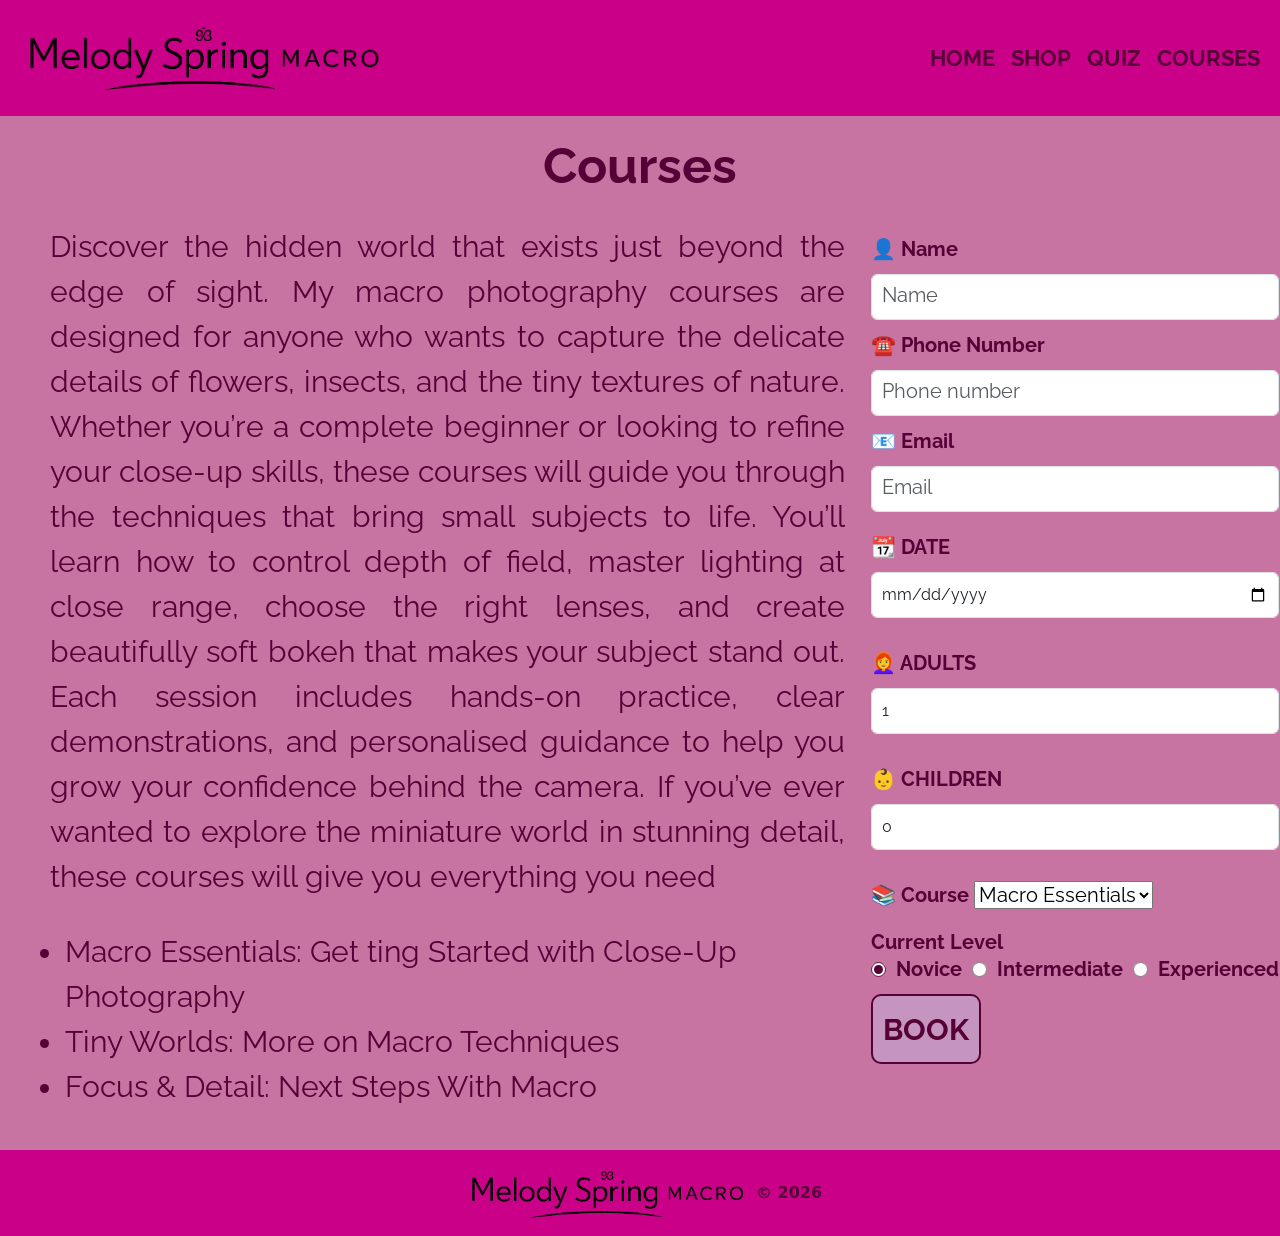
<file: contact.html>
<!DOCTYPE html>
<html lang="en">

<head>
    <meta charset="UTF-8">
    <meta name="viewport" content="width=device-width, initial-scale=1.0">
    <link rel="preconnect" href="https://fonts.googleapis.com">
    <link rel="preconnect" href="https://fonts.gstatic.com" crossorigin>
    <link
        href="https://fonts.googleapis.com/css2?family=Figtree:ital,wght@0,300..900;1,300..900&family=Open+Sans:ital,wght@0,300..800;1,300..800&family=Raleway:ital,wght@0,100..900;1,100..900&family=Roboto:ital,wght@0,100..900;1,100..900&display=swap"
        rel="stylesheet">
    <link rel="shortcut icon" href="assets/images/favicon-16x16.png">
    <link href="https://cdn.jsdelivr.net/npm/bootstrap@5.3.0-alpha1/dist/css/bootstrap.min.css" rel="stylesheet">
    <link rel="stylesheet" href="assets/css/index.css">
    <title>BOOKING</title>
</head>

<body>
    <header>
        <nav class="navbar navbar-expand-md">
            <div class="container-fluid d-flex align-items-center">

                <a class="navbar-brand" href="#">
                    <img id="logoImage" src="assets/images/Logo.png" height="70" alt="My logo">
                </a>

                <button class="navbar-toggler" type="button" data-bs-toggle="collapse" data-bs-target="#myTarget">
                    <span class="navbar-toggler-icon"></span>
                </button>


                <div class="collapse navbar-collapse" id="myTarget">

                    <ul class="navbar-nav ms-auto">
                        <li class="nav-item">
                            <a class="nav-link" href="index.html">HOME</a>
                        </li>

                        <li class="nav-item">
                            <a class="nav-link" href="shop.html">SHOP</a>
                        </li>

                        <li class="nav-item">
                            <a class="nav-link" href="quiz.html">QUIZ</a>
                        </li>

                        <li class="nav-item">
                            <a class="nav-link" href="contact.html">COURSES</a>
                        </li>

                    </ul>
                </div>
        </nav>
    </header>
    <main id="form">
        <h1>Courses</h1>


        <section class="contactContainer">
            <div class="row">

                <div class="col-12  col-lg-8">


                    <div class="contactText">


                        <p>
                            Discover the hidden world that exists just beyond the edge of sight. My macro
                            photography
                            courses
                            are designed for anyone who wants to capture the delicate details of flowers, insects,
                            and the
                            tiny
                            textures of nature. Whether you’re a complete beginner or looking to refine your
                            close‑up
                            skills,
                            these courses will guide you through the techniques that bring small subjects to life.

                            You’ll learn how to control depth of field, master lighting at close range, choose the
                            right
                            lenses,
                            and create beautifully soft bokeh that makes your subject stand out. Each session
                            includes
                            hands‑on
                            practice, clear demonstrations, and personalised guidance to help you grow your
                            confidence
                            behind
                            the camera.

                            If you’ve ever wanted to explore the miniature world in stunning detail, these courses
                            will give
                            you
                            everything you need

                        </p>

                        <ul>
                            <li>Macro Essentials: Get
                                ting Started with Close‑Up Photography</li>

                            <li>Tiny Worlds: More on Macro Techniques</li>

                            <li>Focus & Detail: Next Steps With Macro</li>
                        </ul>

                    </div>
                </div>
                <div class="col-12 col-lg-4 d-flex justify-content-center">
                    <div class="booking-form-box">

                        <div class="booking-form">
                            <label for="name">Name</label>
                            <input id="name" type="text" class="form-control" placeholder="Name">
                            <label for="number">Phone Number</label>
                            <input id="number" type="tel" class="form-control" placeholder="Phone number">
                            <label for="email">Email</label>
                            <input id="email" type="email" class="form-control" placeholder="Email">

                            <div class=" input-grp">
                                <label for="date">DATE</label>
                                <input type="date" class="form-control select-date" placeholder="Select Date">
                            </div>

                            <div class="input-grp">
                                <label for="adult">ADULTS</label>
                                <input id="adult" type="number" class="form-control select-date" value="1">
                            </div>

                            <div class="input-grp">
                                <label for="child">CHILDREN</label>
                                <input id="child" type="number" class="form-control select-date" value="0">
                            </div>

                            <div class="input-grp">
                                <label for="course">Course</label>
                                <select id="course" class="custom-select">
                                    <option value="1"> Macro Essentials</option>
                                    <option value="2"> Tiny Worlds</option>
                                    <option value="3"> Focus and detail</option>
                                </select>
                            </div>
                            <h3>Current Level</h3>
                            <div class="radio-btn">
                                <input type="radio" class="btn" name="check" checked="checked"><span>Novice</span>
                                <input type="radio" class="btn" name="check"><span>Intermediate</span>
                                <input type="radio" class="btn" name="check"><span>Experienced</span>
                            </div>

                            <div class="input-grp">

                                <button type="button" class="btn btn-primary book">BOOK</button>
                            </div>

                        </div>

                    </div>
                </div>
            </div>

        </section>
    </main>

    <footer>
        <div class="container-fluid text-center">
            <img src="assets/images/Logo.png" alt="My logo" />
            <span>
                &copy;
                <script>document.write(new Date().getFullYear())</script>
            </span>
        </div>
    </footer>



</body>

</html>
</file>
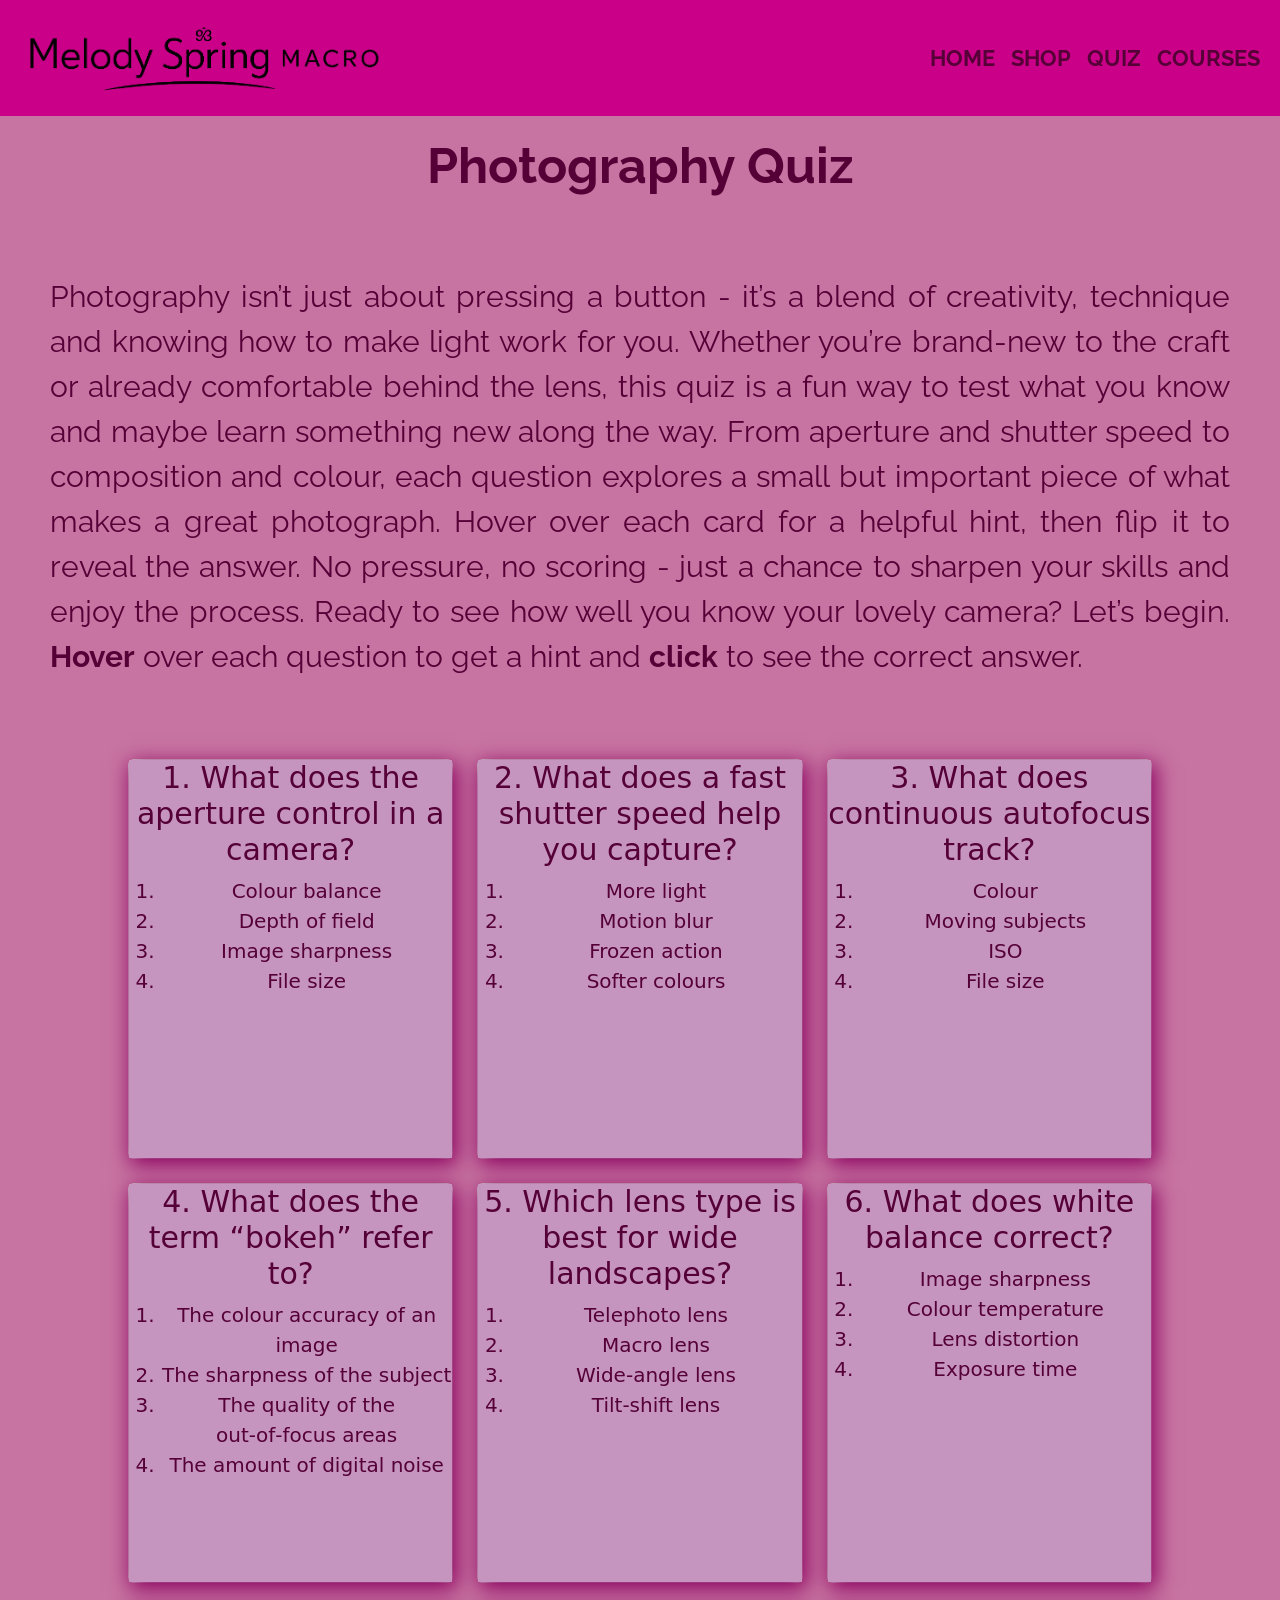
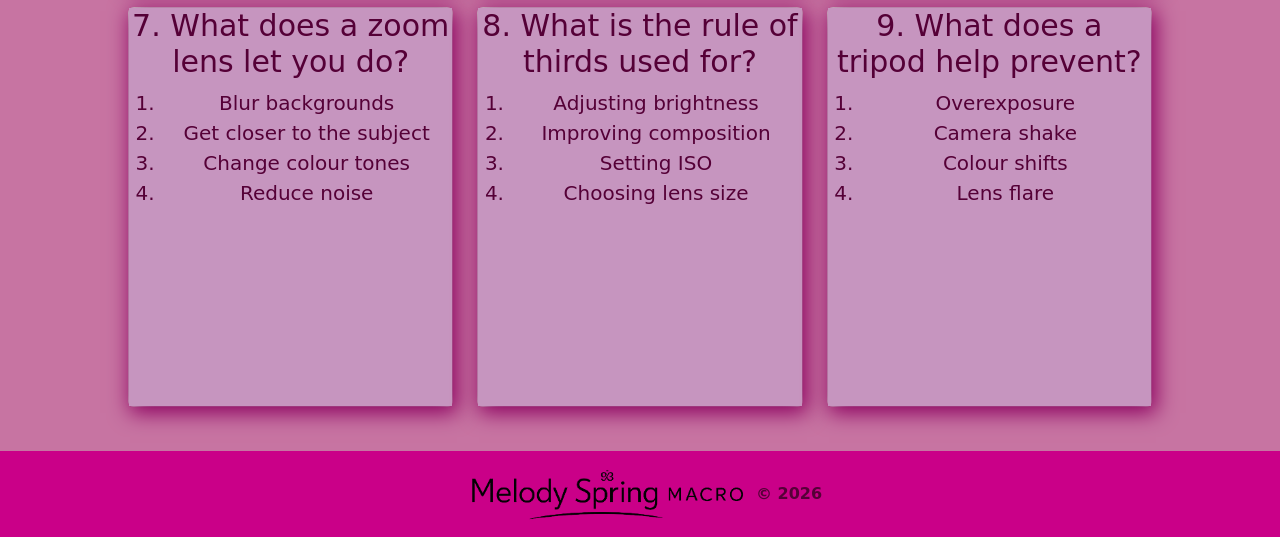
<file: quiz.html>
<!DOCTYPE html>
<html lang="en">

<head>
    <meta charset="UTF-8">
    <meta name="viewport" content="width=device-width, initial-scale=1.0">
    <link rel="preconnect" href="https://fonts.googleapis.com">
    <link rel="preconnect" href="https://fonts.gstatic.com" crossorigin>
    <link
        href="https://fonts.googleapis.com/css2?family=Figtree:ital,wght@0,300..900;1,300..900&family=Open+Sans:ital,wght@0,300..800;1,300..800&family=Raleway:ital,wght@0,100..900;1,100..900&family=Roboto:ital,wght@0,100..900;1,100..900&display=swap"
        rel="stylesheet">
    <link rel="shortcut icon" href="assets/images/favicon-16x16.png">
    <link href="https://cdn.jsdelivr.net/npm/bootstrap@5.3.0-alpha1/dist/css/bootstrap.min.css" rel="stylesheet">
    <link rel="stylesheet" href="assets/css/index.css">
    <title>QUIZ PAGE</title>
</head>

<body>
    <header>
        <nav class="navbar navbar-expand-md">
            <div class="container-fluid d-flex align-items-center">

                <a class="navbar-brand" href="#">
                    <img id="logoImage" src="assets/images/Logo.png" height="70" alt="My logo">
                </a>

                <button class="navbar-toggler" type="button" data-bs-toggle="collapse" data-bs-target="#myTarget">
                    <span class="navbar-toggler-icon"></span>
                </button>


                <div class="collapse navbar-collapse" id="myTarget">

                    <ul class="navbar-nav ms-auto">
                        <li class="nav-item">
                            <a class="nav-link" href="index.html">HOME</a>
                        </li>

                        <li class="nav-item">
                            <a class="nav-link" href="shop.html">SHOP</a>
                        </li>

                        <li class="nav-item">
                            <a class="nav-link" href="quiz.html">QUIZ</a>
                        </li>

                        <li class="nav-item">
                            <a class="nav-link" href="contact.html">COURSES</a>
                        </li>

                    </ul>
                </div>
        </nav>
    </header>

    <main id="quiz">
        <h1>Photography Quiz</h1>

        <p>
            Photography isn’t just about pressing a button - it’s a blend of creativity, technique and knowing how to
            make light work for you. Whether you’re brand‑new to the craft or already comfortable behind the lens, this
            quiz is a fun way to test what you know and maybe learn something new along the way.

            From aperture and shutter speed to composition and colour, each question explores a small but important
            piece of what makes a great photograph. Hover over each card for a helpful hint, then flip it to reveal the
            answer. No pressure, no scoring - just a chance to sharpen your skills and enjoy the process.

            Ready to see how well you know your lovely camera? Let’s begin.

            <strong> Hover</strong> over each question to get a hint and <strong>click</strong> to see the correct
            answer.
        </p>
        <section class="wrapper cards">

            <!-- ROW 1 -->
            <div class="row">
                <!-- CARD 1 -->
                <div class="col-12 col-md-4 mb-4">
                    <div class="card">
                        <div class="front" data-hint="Hint: Think about background blur.">
                            <h2>1. What does the aperture control in a camera?</h2>
                            <ol>
                                <li>Colour balance</li>
                                <li>Depth of field</li>
                                <li>Image sharpness</li>
                                <li>File size</li>
                            </ol>
                        </div>
                        <div class="back">
                            <div class="content">
                                <h3 class="cardTitle">Answer</h3>
                                <p>Depth of field</p>
                            </div>
                        </div>
                    </div>
                </div>

                <!-- CARD 2 -->
                <div class="col-12 col-md-4 mb-4">
                    <div class="card">
                        <div class="front" data-hint="Hint: Used a lot in sports photography.">
                            <h2>2. What does a fast shutter speed help you capture?</h2>
                            <ol>
                                <li>More light</li>
                                <li>Motion blur</li>
                                <li>Frozen action</li>
                                <li>Softer colours</li>
                            </ol>
                        </div>
                        <div class="back">
                            <div class="content">
                                <h3 class="cardTitle">Answer</h3>
                                <p>Frozen action</p>
                            </div>
                        </div>
                    </div>
                </div>

                <!-- CARD 3 -->
                <div class="col-12 col-md-4 mb-4">
                    <div class="card">
                        <div class="front" data-hint="Hint: Tracking moving things.">
                            <h2>3. What does continuous autofocus track? </h2>
                            <ol>
                                <li>Colour</li>
                                <li>Moving subjects</li>
                                <li>ISO</li>
                                <li>File size</li>
                            </ol>
                        </div>
                        <div class="back">
                            <div class="content">
                                <h3 class="cardTitle">Answer</h3>
                                <p>Moving subjects</p>
                            </div>
                        </div>
                    </div>
                </div>
            </div>


            <!-- ROW 2 -->
            <div class="row">
                <!-- CARD 4 -->
                <div class="col-12 col-md-4 mb-4">
                    <div class="card">
                        <div class="front" data-hint="Hint: Think about the background with a wide aperture.">
                            <h2>4. What does the term “bokeh” refer to?</h2>
                            <ol>
                                <li>The colour accuracy of an image</li>
                                <li>The sharpness of the subject</li>
                                <li>The quality of the out‑of‑focus areas</li>
                                <li>The amount of digital noise</li>
                            </ol>
                        </div>
                        <div class="back">
                            <div class="content">
                                <h3 class="cardTitle">Answer</h3>
                                <p>The quality of the out‑of‑focus areas</p>
                            </div>
                        </div>
                    </div>
                </div>

                <!-- CARD 5 -->
                <div class="col-12 col-md-4 mb-4">
                    <div class="card">
                        <div class="front" data-hint="Hint: It captures more of the scene.">
                            <h2>5. Which lens type is best for wide landscapes?</h2>
                            <ol>
                                <li>Telephoto lens</li>
                                <li>Macro lens</li>
                                <li>Wide‑angle lens</li>
                                <li>Tilt‑shift lens</li>
                            </ol>
                        </div>
                        <div class="back">
                            <div class="content">
                                <h3 class="cardTitle">Answer</h3>
                                <p>Wide‑angle lens</p>
                            </div>
                        </div>
                    </div>
                </div>

                <!-- CARD 6 -->
                <div class="col-12 col-md-4 mb-4">
                    <div class="card">
                        <div class="front" data-hint="Hint: Think ‘too blue’ or ‘too orange’.">
                            <h2>6. What does white balance correct?</h2>
                            <ol>
                                <li>Image sharpness</li>
                                <li>Colour temperature</li>
                                <li>Lens distortion</li>
                                <li>Exposure time</li>
                            </ol>
                        </div>
                        <div class="back">
                            <div class="content">
                                <h3 class="cardTitle">Answer</h3>
                                <p>Colour temperature</p>
                            </div>
                        </div>
                    </div>
                </div>

            </div>

            <!-- ROW 3 -->
            <div class="row">
                <!-- CARD 7 -->
                <div class="col-12 col-md-4 mb-4">
                    <div class="card">
                        <div class="front" data-hint="Hint: Bringing things closer.">
                            <h2>7. What does a zoom lens let you do?</h2>
                            <ol>
                                <li>Blur backgrounds</li>
                                <li>Get closer to the subject</li>
                                <li>Change colour tones</li>
                                <li>Reduce noise</li>
                            </ol>
                        </div>
                        <div class="back">
                            <div class="content">
                                <h3 class="cardTitle">Answer</h3>
                                <p>Blur backgrounds</p>
                            </div>
                        </div>
                    </div>
                </div>

                <!-- CARD 8 -->
                <div class="col-12 col-md-4 mb-4">
                    <div class="card">
                        <div class="front" data-hint="Hint: Helps place your subject.">
                            <h2>8. What is the rule of thirds used for?</h2>
                            <ol>
                                <li>Adjusting brightness</li>
                                <li>Improving composition</li>
                                <li>Setting ISO</li>
                                <li>Choosing lens size</li>
                            </ol>
                        </div>
                        <div class="back">
                            <div class="content">
                                <h3 class="cardTitle">Answer</h3>
                                <p>Improving composition</p>
                            </div>
                        </div>
                    </div>
                </div>

                <!-- CARD 9 -->
                <div class="col-12 col-md-4 mb-4">
                    <div class="card">
                        <div class="front" data-hint="Hint: Useful in low light.">
                            <h2>9. What does a tripod help prevent?</h2>
                            <ol>
                                <li>Overexposure</li>
                                <li>Camera shake</li>
                                <li>Colour shifts</li>
                                <li>Lens flare</li>
                            </ol>
                        </div>
                        <div class="back">
                            <div class="content">
                                <h3 class="cardTitle">Answer</h3>
                                <p>Camera shake</p>
                            </div>
                        </div>
                    </div>
                </div>
            </div>

        </section>
    </main>



    <footer>
        <div class="container-fluid text-center">
            <img src="assets/images/Logo.png" alt="My logo" />
            <span>
                &copy;
                <script>document.write(new Date().getFullYear())</script>
            </span>
        </div>
    </footer>


    <script src="https://code.jquery.com/jquery-3.6.0.min.js"></script>

    <script>
        $(document).ready(function () {
            $('.card').click(function () {
                $(this).toggleClass('flipped');
            });
        });
    </script>

</body>

</html>
</file>
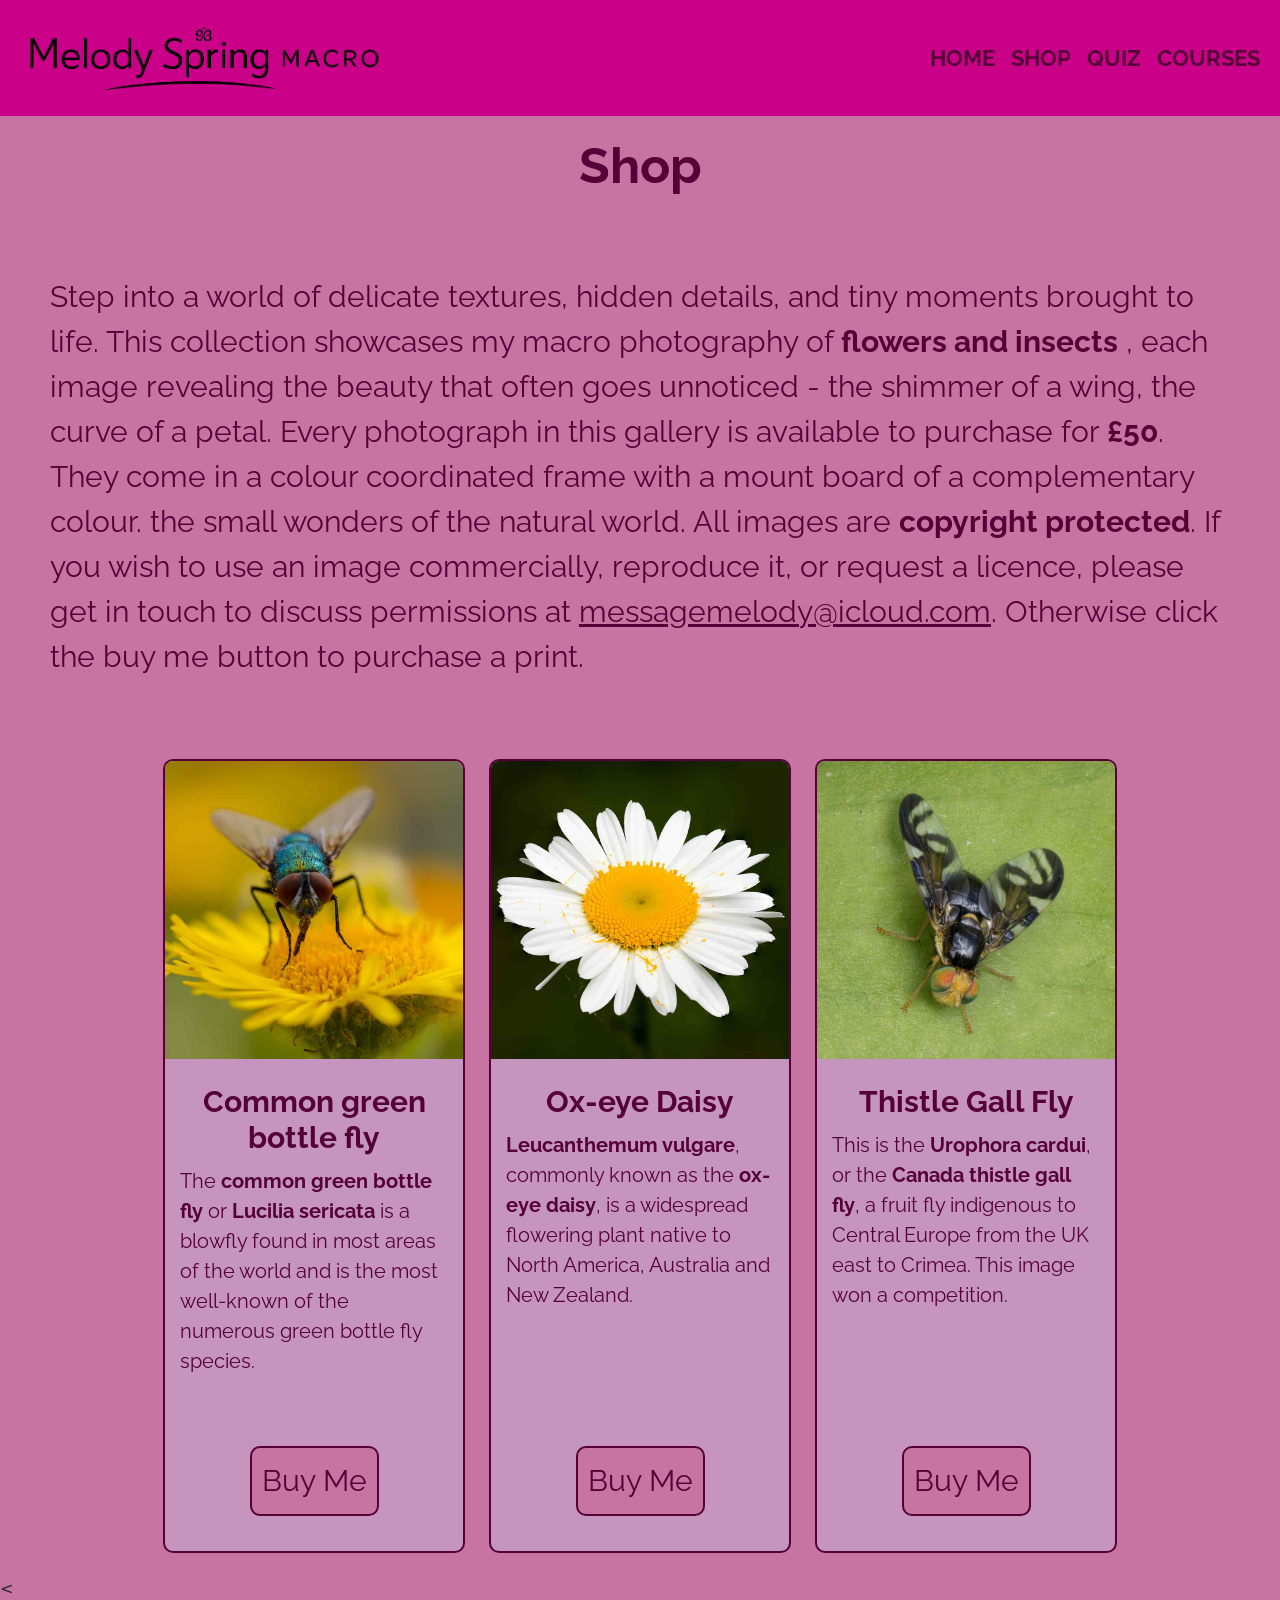
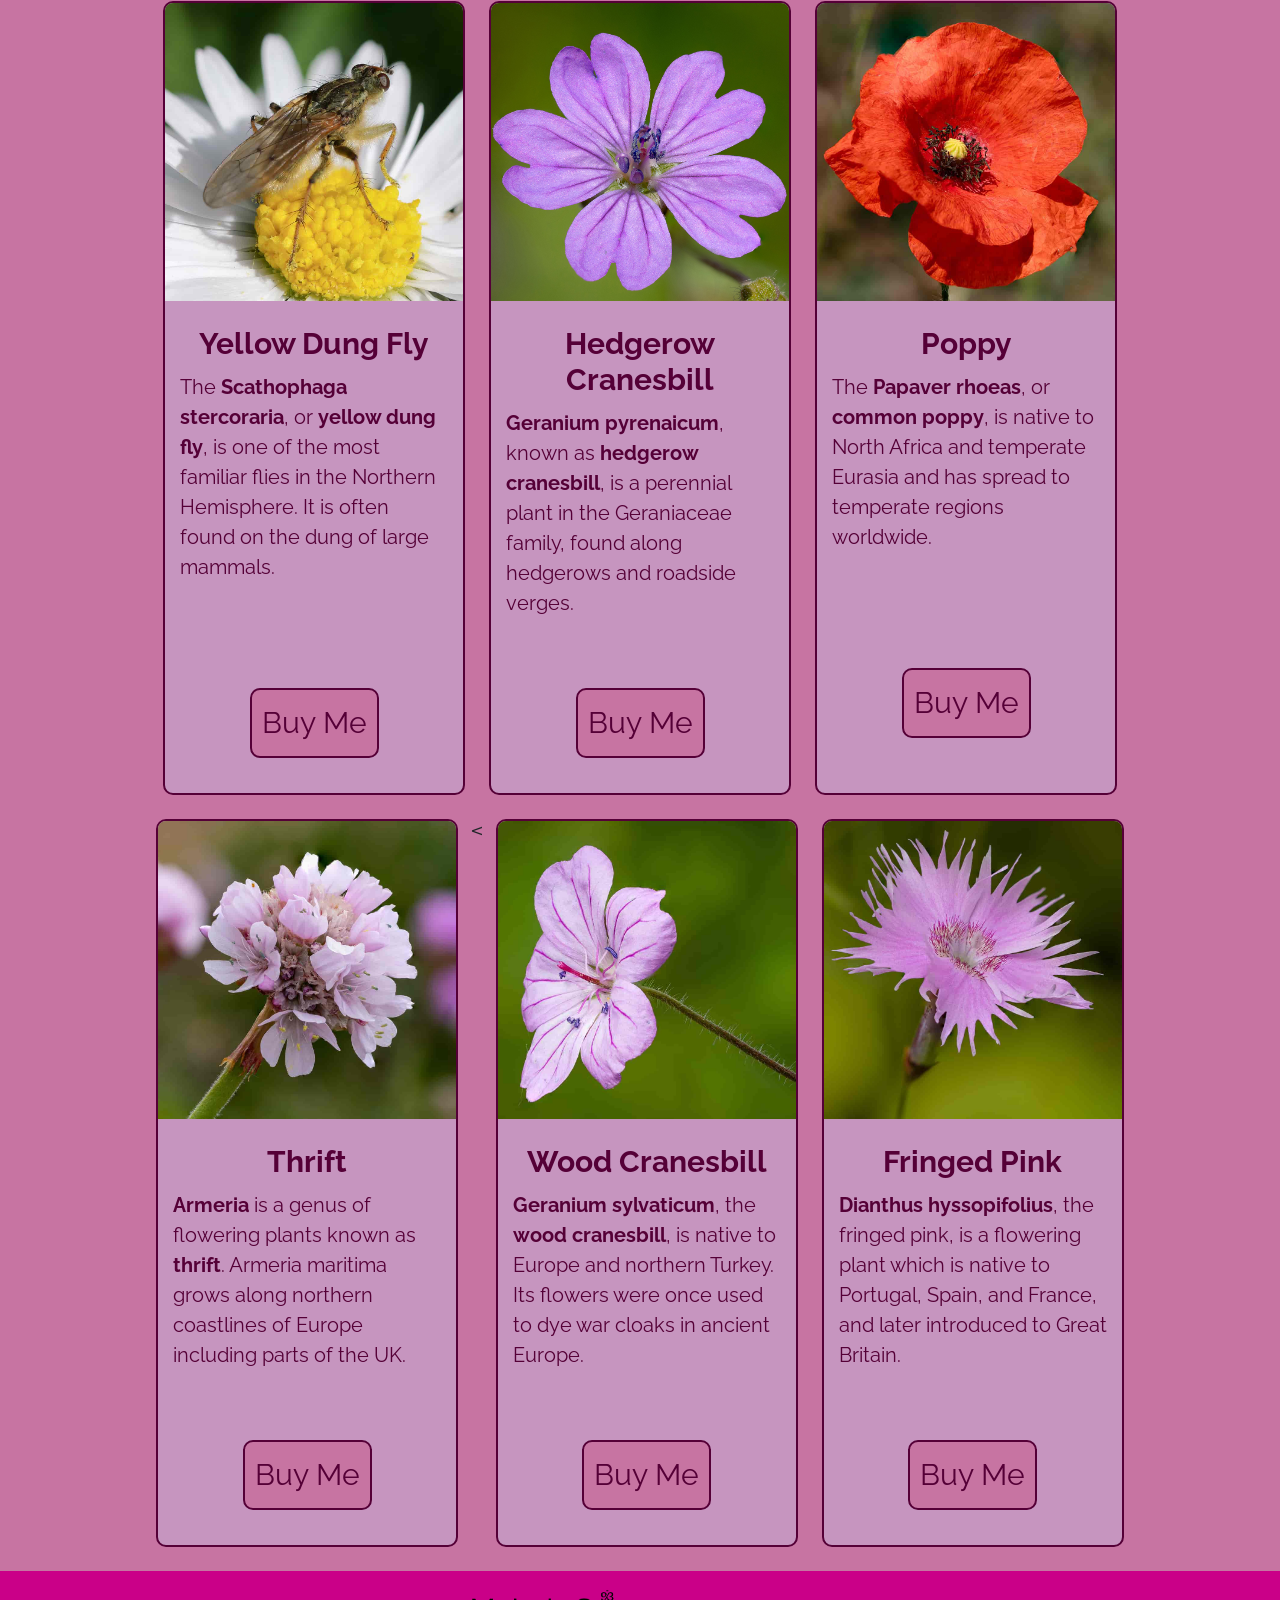
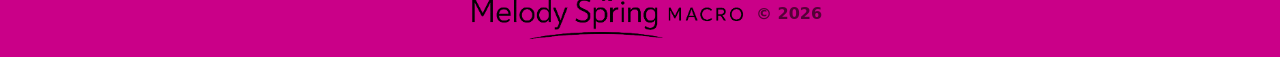
<file: shop.html>
<!DOCTYPE html>
<html lang="en">

<head>
    <meta charset="UTF-8">
    <meta name="viewport" content="width=device-width, initial-scale=1.0">
    <link rel="preconnect" href="https://fonts.googleapis.com">
    <link rel="preconnect" href="https://fonts.gstatic.com" crossorigin>
    <link
        href="https://fonts.googleapis.com/css2?family=Figtree:ital,wght@0,300..900;1,300..900&family=Open+Sans:ital,wght@0,300..800;1,300..800&family=Raleway:ital,wght@0,100..900;1,100..900&family=Roboto:ital,wght@0,100..900;1,100..900&display=swap"
        rel="stylesheet">
    <link rel="shortcut icon" href="assets/images/favicon-16x16.png">
    <link href="https://cdn.jsdelivr.net/npm/bootstrap@5.3.0-alpha1/dist/css/bootstrap.min.css" rel="stylesheet">
    <link rel="stylesheet" href="assets/css/index.css">
    <title>SHOP</title>
</head>

<body>
    <header>
        <nav class="navbar navbar-expand-md">
            <div class="container-fluid d-flex align-items-center">

                <a class="navbar-brand" href="#">
                    <img id="logoImage" src="assets/images/Logo.png" height="70" alt="My logo">
                </a>

                <button class="navbar-toggler" type="button" data-bs-toggle="collapse" data-bs-target="#myTarget">
                    <span class="navbar-toggler-icon"></span>
                </button>


                <div class="collapse navbar-collapse" id="myTarget">

                    <ul class="navbar-nav ms-auto">
                        <li class="nav-item">
                            <a class="nav-link" href="index.html">HOME</a>
                        </li>

                        <li class="nav-item">
                            <a class="nav-link" href="shop.html">SHOP</a>
                        </li>

                        <li class="nav-item">
                            <a class="nav-link" href="quiz.html">QUIZ</a>
                        </li>

                        <li class="nav-item">
                            <a class="nav-link" href="contact.html">COURSES</a>
                        </li>

                    </ul>
                </div>
        </nav>
    </header>
    <main>

        <section id="shopText">
            <h1>Shop</h1>
            <p>
                Step into a world of delicate textures, hidden details, and tiny moments brought to life. This
                collection
                showcases my macro photography of <strong>flowers and insects</strong> , each image revealing the beauty
                that often goes
                unnoticed - the shimmer of a wing, the curve of a petal.

                Every photograph in this gallery is available to purchase for <strong> £50</strong>. They come in a
                colour coordinated frame with a mount board of a complementary colour.
                the small wonders of the natural world.

                All images are <strong> copyright protected</strong>. If you wish to use an image commercially,
                reproduce
                it, or request a licence, please get in touch to discuss permissions at <a
                    href="mailto:messagemelody@icloud.com@example.com" style=" color:
                    #550037;">messagemelody@icloud.com</a>. Otherwise click the buy me
                button to purchase a print.
            </p>

        </section>

        <section>
            <div class="containerShop">

                <!-- ROW 1 -->
                <div class="row justify-content-center">

                    <!-- SHOP ITEM 1 -->
                    <div class="col-xs-12 col-sm-6 col-md-4 col-lg-3 mb-4">

                        <div class="cardItem">
                            <img src="assets/images/Common-green-bottle-fly.jpg" class="card-img-top"
                                alt="Common green bottle fly">
                            <div class="item-body">
                                <h3 class="item-title">Common green bottle fly</h3>
                                <p class="card-text">
                                    The <strong>common green bottle fly</strong> or <strong>Lucilia sericata</strong> is
                                    a blowfly
                                    found in most areas of the world and is the most well-known of the numerous green
                                    bottle fly
                                    species.
                                </p>

                                <div class="text-center">
                                    <a href="#" class="btn">Buy Me</a>
                                </div>
                            </div>
                        </div>
                    </div>

                    <!-- SHOP ITEM 2 -->
                    <div class="col-xs-12 col-sm-6 col-md-4 col-lg-3 mb-4">

                        <div class="cardItem">
                            <img src="assets/images/Daisyjpg.jpg" class="card-img-top" alt="Oxeye daisy">
                            <div class="item-body">
                                <h3 class="item-title">Ox-eye Daisy</h3>
                                <p class="card-text">
                                    <strong>Leucanthemum vulgare</strong>, commonly known as the <strong>ox-eye
                                        daisy</strong>, is a widespread flowering plant native to North America,
                                    Australia and New Zealand.
                                </p>
                                <div class="text-center">
                                    <a href="#" class="btn">Buy Me</a>
                                </div>
                            </div>
                        </div>
                    </div>


                    <!-- SHOP ITEM 3 -->
                    <div class="col-xs-12 col-sm-6 col-md-4 col-lg-3 mb-4">

                        <div class="cardItem">
                            <img src="assets/images/Final.jpg" class="card-img-top" alt="Thistle Gall Fly">
                            <div class="item-body">
                                <h3 class="item-title">Thistle Gall Fly</h3>
                                <p class="card-text">
                                    This is the <strong>Urophora cardui</strong>, or the <strong>Canada thistle gall
                                        fly</strong>,
                                    a fruit fly indigenous to Central Europe from the UK east to Crimea. This image won
                                    a competition.
                                </p>

                                <div class="text-center">
                                    <a href="#" class="btn">Buy Me</a>
                                </div>
                            </div>
                        </div>
                    </div>

                </div>

                < <!-- ROW 2 -->
                    <div class="row justify-content-center">

                        <!-- SHOP ITEM 4 -->
                        <div class="col-xs-12 col-sm-6 col-md-4 col-lg-3 mb-4">

                            <div class="cardItem">
                                <img src="assets/images/fly.jpg" class="card-img-top" alt="Yellow Dung Fly">
                                <div class="item-body">
                                    <h3 class="item-title">Yellow Dung Fly</h3>
                                    <p class="card-text">
                                        The <strong>Scathophaga stercoraria</strong>, or <strong>yellow dung
                                            fly</strong>,
                                        is one of
                                        the most familiar flies in the Northern Hemisphere. It is often found on the
                                        dung of
                                        large
                                        mammals.
                                    </p>
                                    <div class="text-center">
                                        <a href="#" class="btn">Buy Me</a>
                                    </div>
                                </div>
                            </div>
                        </div>

                        <!-- SHOP ITEM 5 -->
                        <div class="col-xs-12 col-sm-6 col-md-4 col-lg-3 mb-4">

                            <div class="cardItem">
                                <img src="assets/images/Hedgerow-cranesbill.jpg" class="card-img-top"
                                    alt="Hedgerow Cranesbill">
                                <div class="item-body">
                                    <h3 class="item-title">Hedgerow Cranesbill</h3>
                                    <p class="card-text">
                                        <strong>Geranium pyrenaicum</strong>, known as <strong>hedgerow
                                            cranesbill</strong>,
                                        is a
                                        perennial plant in the Geraniaceae family, found along hedgerows and roadside
                                        verges.
                                    </p>
                                    <div class="text-center">
                                        <a href="#" class="btn">Buy Me</a>
                                    </div>
                                </div>
                            </div>
                        </div>

                        <!-- SHOP ITEM 6 -->
                        <div class="col-xs-12 col-sm-6 col-md-4 col-lg-3 mb-4">

                            <div class="cardItem">
                                <img src="assets/images/Poppy.jpg" class="card-img-top" alt="Poppy">
                                <div class="item-body">
                                    <h3 class="item-title">Poppy</h3>
                                    <p class="card-text">
                                        The <strong>Papaver rhoeas</strong>, or <strong>common poppy</strong>, is native
                                        to
                                        North
                                        Africa and temperate Eurasia and has spread to temperate regions worldwide.
                                    </p>
                                    <div class="text-center">
                                        <a href="#" class="btn">Buy Me</a>
                                        <div class="text-center"></div>
                                    </div>
                                </div>
                            </div>

                        </div>
                    </div>

                    <!-- ROW 3 -->
                    <div class="row justify-content-center">

                        <!-- SHOP ITEM 7 -->
                        <div class="col-xs-12 col-sm-6 col-md-4 col-lg-3 mb-4">

                            <div class="cardItem">
                                <img src="assets/images/Thrift.jpg" class="card-img-top" alt="Thrift">
                                <div class="item-body">
                                    <h3 class="item-title">Thrift</h3>
                                    <p class="card-text">
                                        <strong>Armeria</strong> is a genus of flowering plants known as
                                        <strong>thrift</strong>. Armeria maritima grows along
                                        northern coastlines of Europe including parts of the UK.
                                    </p>
                                    <div class="text-center">
                                        <a href="#" class="btn">Buy Me</a>
                                    </div>
                                </div>


                            </div>
                        </div>

                        <<div class="col-xs-12 col-sm-6 col-md-4 col-lg-3 mb-4">

                            <div class="cardItem">
                                <img src="assets/images/Wood-cranesbill.jpg" class="card-img-top" alt="Wood Cranesbill">
                                <div class="item-body">
                                    <h3 class="item-title">Wood Cranesbill</h3>
                                    <p class="card-text">
                                        <strong>Geranium sylvaticum</strong>, the <strong>wood cranesbill</strong>, is
                                        native to
                                        Europe and northern Turkey. Its flowers were once used to dye war cloaks in
                                        ancient
                                        Europe.
                                    </p>
                                    <div class="text-center">
                                        <a href="#" class="btn">Buy Me</a>
                                    </div>
                                </div>
                            </div>
                    </div>

                    <!-- SHOP ITEM 9 -->
                    <div class="col-xs-12 col-sm-6 col-md-4 col-lg-3 mb-4">

                        <div class="cardItem">
                            <img src="assets/images/Pink.jpg" class="card-img-top" alt="Fringed Pink">
                            <div class="item-body">
                                <h3 class="item-title">Fringed Pink</h3>
                                <p class="card-text">
                                    <strong>Dianthus hyssopifolius</strong>, the fringed pink, is a flowering plant
                                    which is native to
                                    Portugal, Spain, and France, and later introduced to Great Britain.
                                </p>
                                <div class="text-center">
                                    <a href="#" class="btn">Buy Me</a>
                                </div>
                            </div>
                        </div>
                    </div>

            </div>

            </div>
        </section>


    </main>

    <footer>
        <div class="container-fluid text-center">
            <img src="assets/images/Logo.png" alt="My logo" />
            <span>
                &copy;
                <script>document.write(new Date().getFullYear())</script>
            </span>
        </div>
    </footer>

</body>

</html>
</file>
<file: assets/css/index.css>
* {
    margin: 0;
    padding: 0;
}

:root {
    --bg-head: #ca0088;
    --main-color: #c774a2;
    --shadow-color: #8c0060;
    --alt-color: #c695bf;
    --flip-color: #c384cd;
    --text-color: #550037;


    --font-main: "Raleway", sans-serif;
    --font-other: "Figtree", 'Times New Roman', Times, serif;
}




/* HEADER */
header {

    top: 0;
    left: 0;
    width: 100%;
    background-color: var(--bg-head);
    z-index: 999;
    padding: 0;
    /* important */
}

/* LOGO */
#logoImage {
    height: 90px !important;
    width: auto;
}

/* NAV LINKS */
.nav-link {
    font-family: var(--font-main);
    color: var(--text-color);
    font-size: 22px;
    font-weight: bold;
    transition: .3s;
}

.nav-link:hover {
    color: var(--shadow-color);
    transform: scale(1.2);
}

body {
    background-color: var(--main-color);

}

/*HOME PAGE ALL ABOUT ME */

#aboutMe h1,
#shopText h1,
#form h1,
#quiz h1 {
    font-family: var(--font-main);
    color: var(--text-color);
    font-size: 50px;
    font-weight: bold;
    text-align: center;
    padding: 20px;
}




/*CAROUSEL*/
.carousel-item img {
    width: auto;
    height: 500px;
    object-fit: contain;
    background: var(--alt-color);
}

.aboutContainer {
    padding: 50px;
}

.aboutContainer h2 {
    font-family: var(--font-main);
    font-size: 40px;
    padding: 25px;
    text-align: center;

}

.aboutContainer p {
    font-family: var(--font-main);
    font-size: 30px;
    text-align: left;

}

.aboutContainer img {
    height: 500px;
    border: 2px solid var(--text-color);
    box-shadow: 10px 10px var(--shadow-color);
}

/* GRADIENT DIVIDER */
.divider-gradient {
    height: 3px;
    background: linear-gradient(to right, transparent, var(--shadow-color), transparent);


}

/*GALLERY*/

#shopText p {
    font-family: var(--font-main);
    font-size: 30px;
    text-align: left;
    padding: 50px;
    color: var(--text-color);

}

/*
.containerShop .row {
    display: flex;
    justify-content: space-evenly;
    align-content: space-evenly;


}

*/
.cardItem {
    display: flex;
    flex-direction: column;
    height: 100%;
    border: 2px solid var(--text-color);
    border-radius: 10px;
    background-color: var(--alt-color);
    overflow: hidden;
    margin-bottom: 50px;

}



.item-body {
    display: flex;
    flex-direction: column;
    flex-grow: 1;
    padding: 15px;
}



.item-body .text-center {
    margin-top: auto;
    padding-bottom: 20px;
}

.cardItem h3 {
    font-family: var(--font-main);
    font-size: 30px;
    text-align: center;
    padding: 10px;
    color: var(--text-color);
}

.cardItem p {
    font-family: var(--font-main);
    font-size: 20px;
    text-align: left;
    color: var(--text-color);
}




.cardItem .btn {
    font-family: var(--font-main);
    font-size: 30px;
    text-align: center;
    height: 70px;
    padding: 10px;
    background-color: var(--main-color);
    color: var(--text-color);
    text-align: center;
    border: 2px solid var(--text-color);
    border-radius: 10px;
}


/* COURSES/CONTACT*/

.contactText p {
    font-family: var(--font-main);
    font-size: 30px;
    text-align: justify;
    padding-left: 50px;
    color: var(--text-color);

}

.contactText ul {
    font-family: var(--font-main);
    font-size: 30px;
    text-align: left;
    padding-left: 65px;
    padding-bottom: 25px;
    color: var(--text-color);
}

.booking-form {
    padding-bottom: 25px;
}

.booking-form label {
    font-family: var(--font-main);
    font-size: 20px;
    font-weight: bold;
    text-align: left;
    color: var(--text-color);
    padding-top: 10px;
    padding-bottom: 10px;

}

.booking-form input {
    padding: 10px;
}

.input-grp {
    font-family: var(--font-main);
    font-size: 20px;
    font-weight: bold;
    padding-top: 10px;
    padding-bottom: 10px;
}

.radio-btn {
    display: flex;
    align-items: center;
    gap: 10px;
}

.radio-btn span {
    display: flex;
    align-items: center;
    font-family: var(--font-main);
    font-size: 20px;
    font-weight: bold;
    text-align: left;
    color: var(--text-color);

}

.radio-btn input[type="radio"] {
    width: 15px;
    height: 15px;
    accent-color: var(--text-color);


}

.booking-form-box h3 {
    font-family: var(--font-main);
    font-size: 20px;
    font-weight: bold;
    color: var(--text-color);
}

.booking-form ::placeholder {
    font-family: var(--font-main);
    font-size: 20px;
}


.booking-form .btn {
    font-family: var(--font-main);
    font-size: 30px;
    font-weight: bold;
    text-align: center;
    height: 70px;
    padding: 10px;
    background-color: var(--alt-color);
    color: var(--text-color);
    text-align: center;
    border: 2px solid var(--text-color);
    border-radius: 10px;
    padding-top: 10px;
}


label[for="name"]::before {
    content: "👤 ";
}

label[for="number"]::before {
    content: "☎️ ";
}

label[for="email"]::before {
    content: "📧 ";
}

label[for="date"]::before {
    content: "📆 ";
}

label[for="adult"]::before {
    content: "👩‍🦰 ";
}

label[for="child"]::before {
    content: "👶 ";
}

label[for="course"]::before {
    content: "📚 ";
}



/* QUIZ */

#quiz p {
    font-family: var(--font-main);
    font-size: 30px;
    color: var(--text-color);
    text-align: justify;
    padding: 50px;
}

h3 {
    font-size: 20px;
    font-weight: bold;
    padding: 0;
    margin: 0;
}

p {
    margin-bottom: 1em;
}


.wrapper {
    width: 100%;
    margin: 20px auto;
    background: var(--main-color-);
    margin: 10px;
}

.wrapper.cards {
    width: 80%;
    margin: 20px auto;
    background: none;
}

.wrapper h2 {
    font-size: clamp(18px, 3vw, 30px);
}

.wrapper ol {
    font-size: clamp(14px, 2.5vw, 20px);
}

.card {
    position: relative;
    z-index: 5;
    width: 100%;
    height: 400px;
    min-height: 300px;
    position: relative;
    cursor: pointer;
    transition: transform 0.4s;
    transform-style: preserve-3d;

}


.card.flipped {
    transform: rotateY(180deg);
}

.card .front,
.card .back {
    position: absolute;
    top: 0;
    left: 0;
    height: 100%;
    width: 100%;
    color: var(--text-color);
    text-align: center;
    font-size: 20px;
    backface-visibility: hidden;
    box-shadow: 3px 5px 20px 2px var(--shadow-color);
}

.card .front {
    position: relative;
    z-index: 20;
    background: var(--alt-color);
}

.card .back {
    background: var(--flip-color);
    transform: rotateY(180deg);
    text-align: center;
    line-height: 25px;
}

.card .back h3 {
    font-size: clamp(22px, 4vw, 30px);
    color: var(--text-color);
    padding-top: 20px;
}

.card .back p {
    font-size: clamp(16px, 3vw, 20px) !important;
    text-align: center !important;
    color: var(--text-color) !important;
}



/* HINT*/
.front:hover::after {
    content: attr(data-hint);
    position: absolute;
    bottom: 50pxx;
    left: 0;
    background: var(--shadow-color);
    color: var(--alt-color);
    padding: 8px 12px;
    border-radius: 5px;
    font-size: 14px;
    white-space: nowrap;
    transform: translateY(100%);
    box-shadow: 0 3px 10px var(--shadow-color);
    z-index: 999;
}




/* FOOTER */
footer {
    background-color: var(--bg-head);
    color: var(--text-color);
    font-weight: bold;
    width: 100%;
    text-align: center;
    margin: 0 auto;
    padding: 20px 0;
}


/* FOOTER*/
footer {

    background-color: var(--bg-head);
    color: var(--text-color);
    font-weight: bold;
    width: 100%;
    text-align: center;
    margin: 0 auto;
    padding: 8px 0;

}



footer .container-fluid {
    display: flex;
    flex-direction: row;
    align-items: center;
    justify-content: center;

}



footer img {
    height: 70px;
    margin-bottom: 0;
}
</file>
